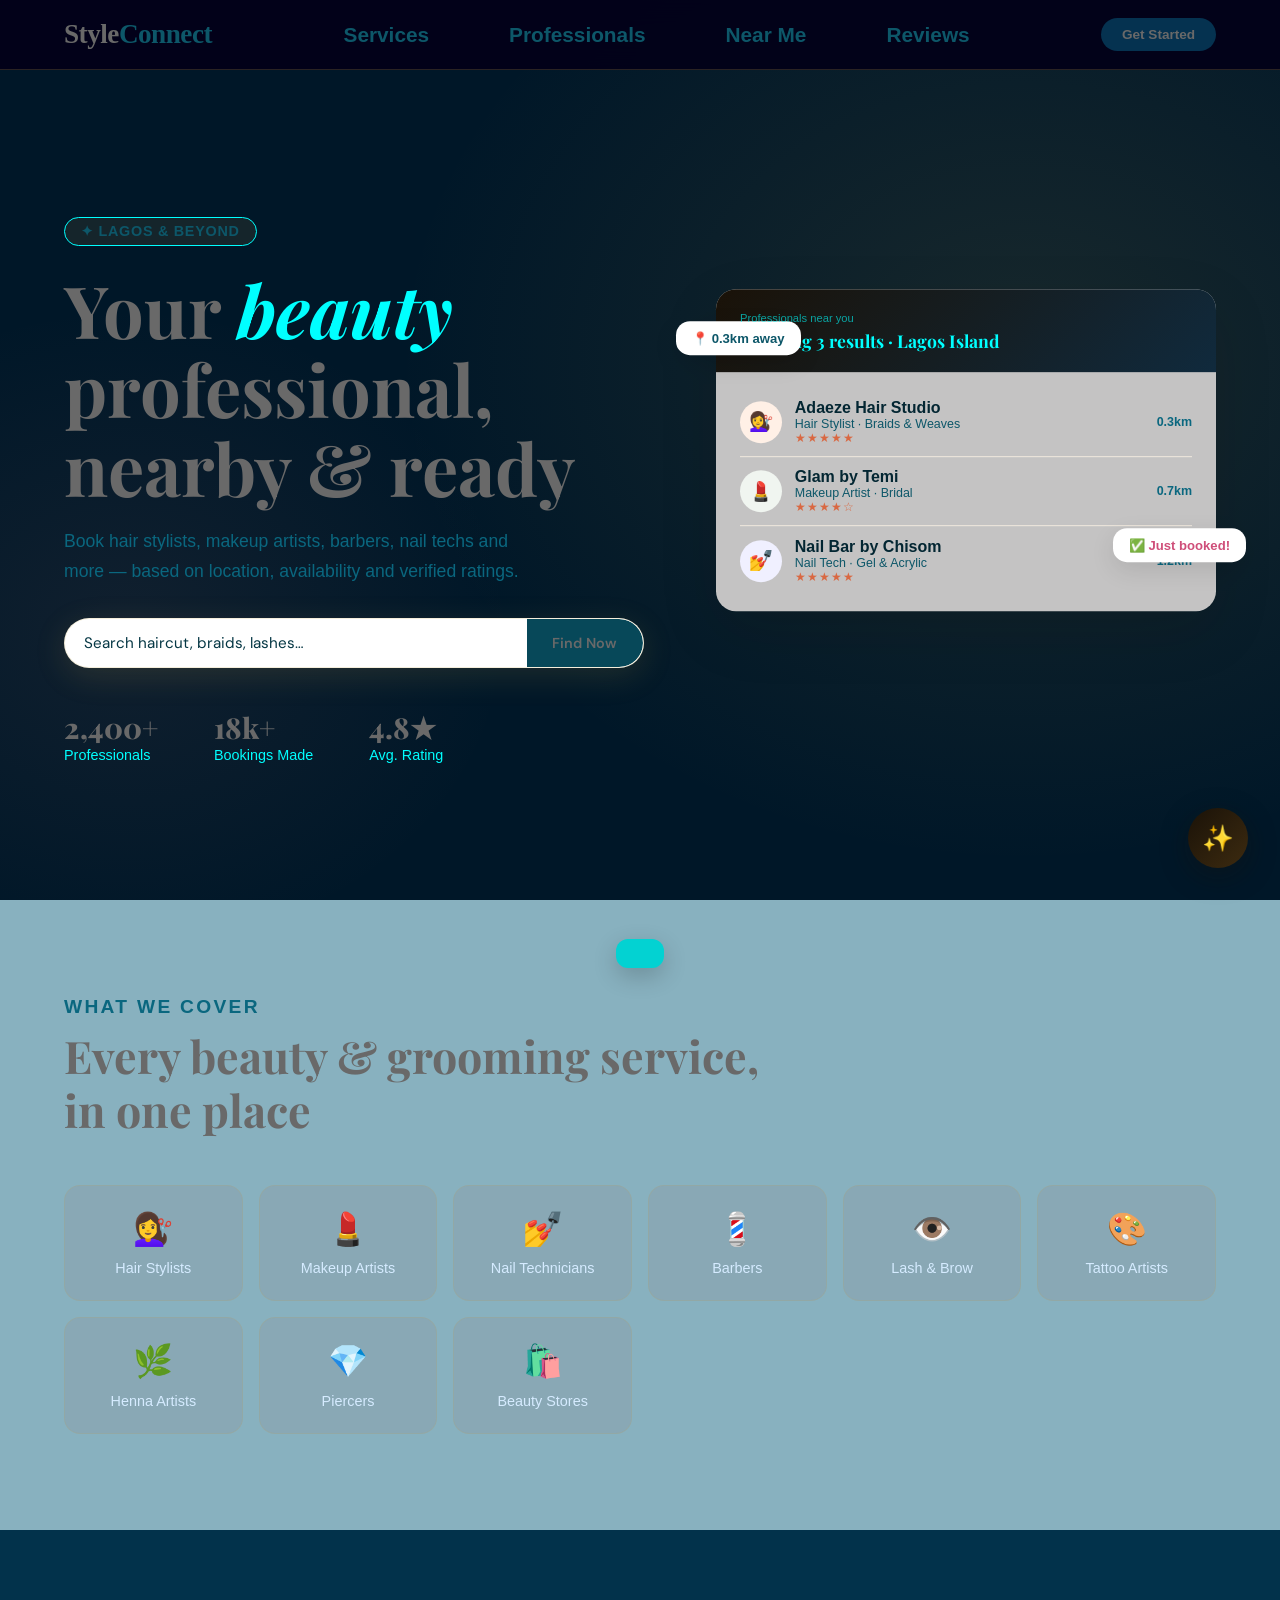
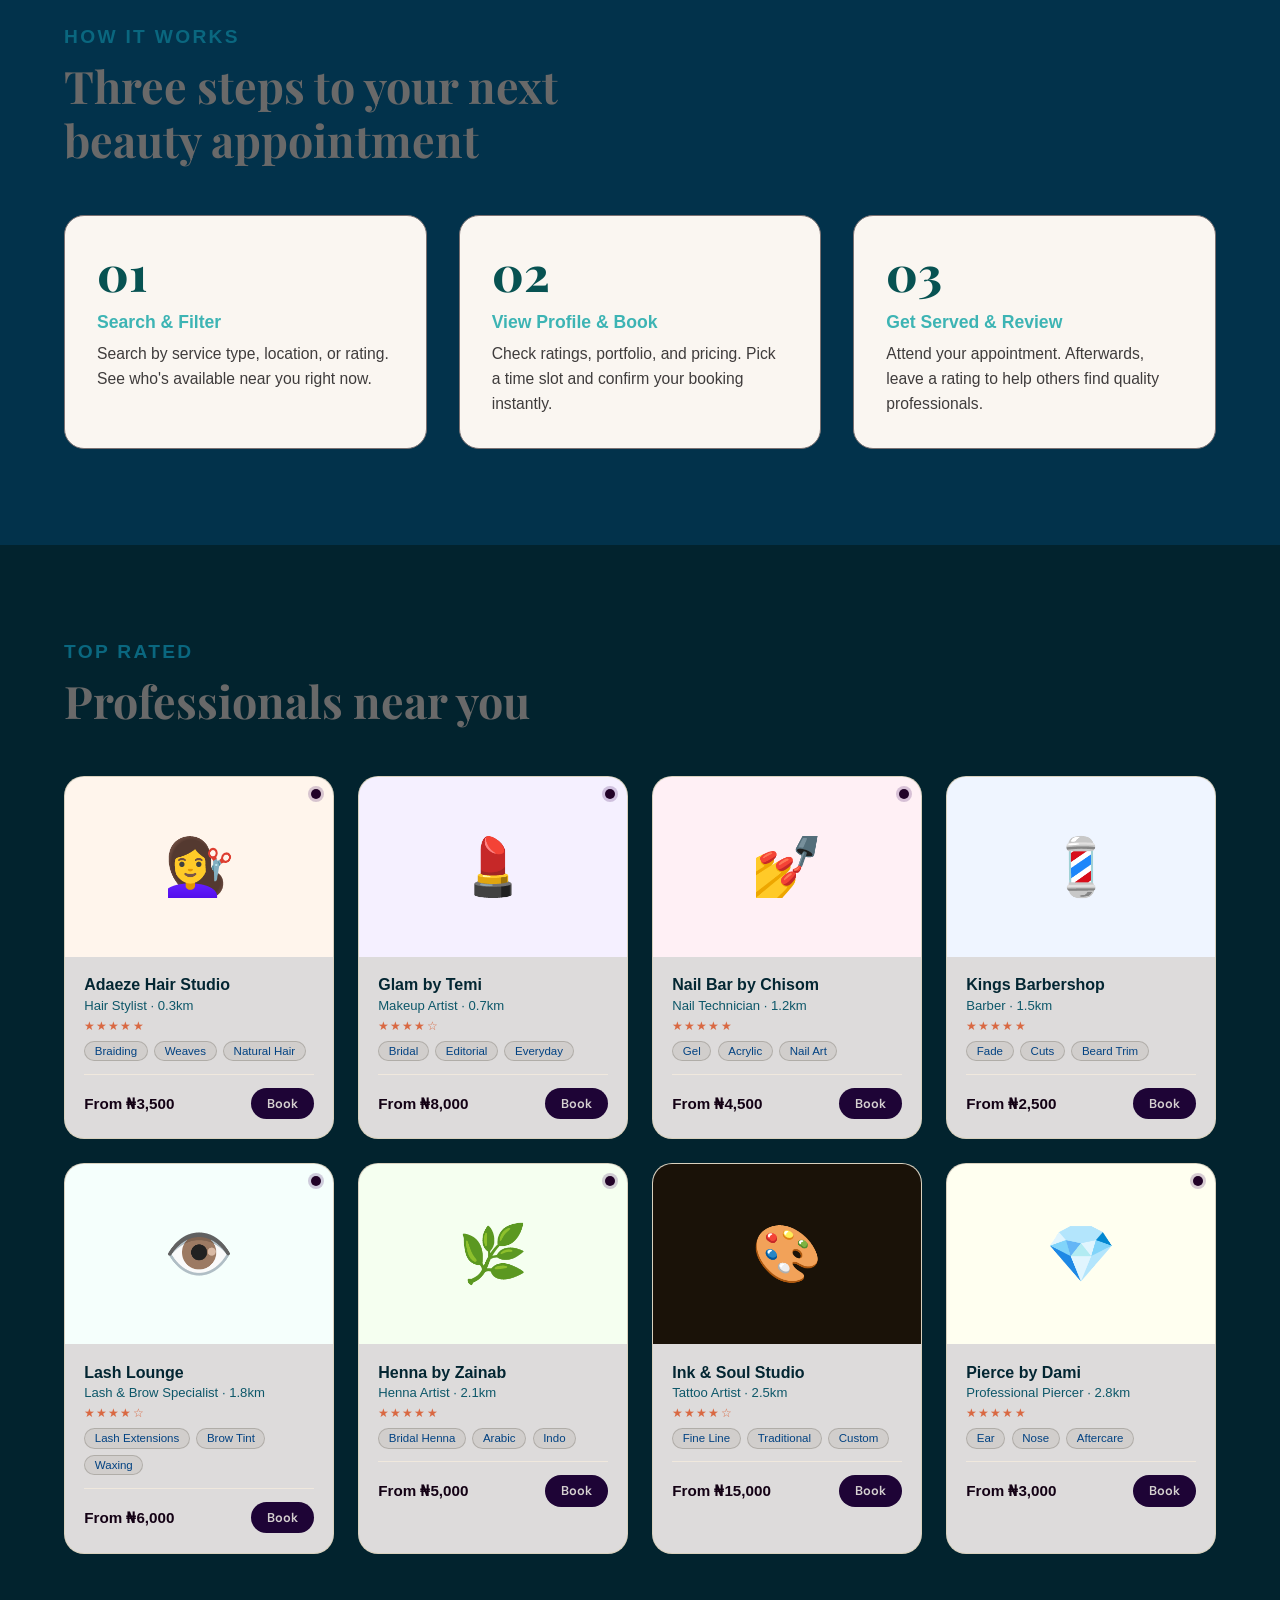
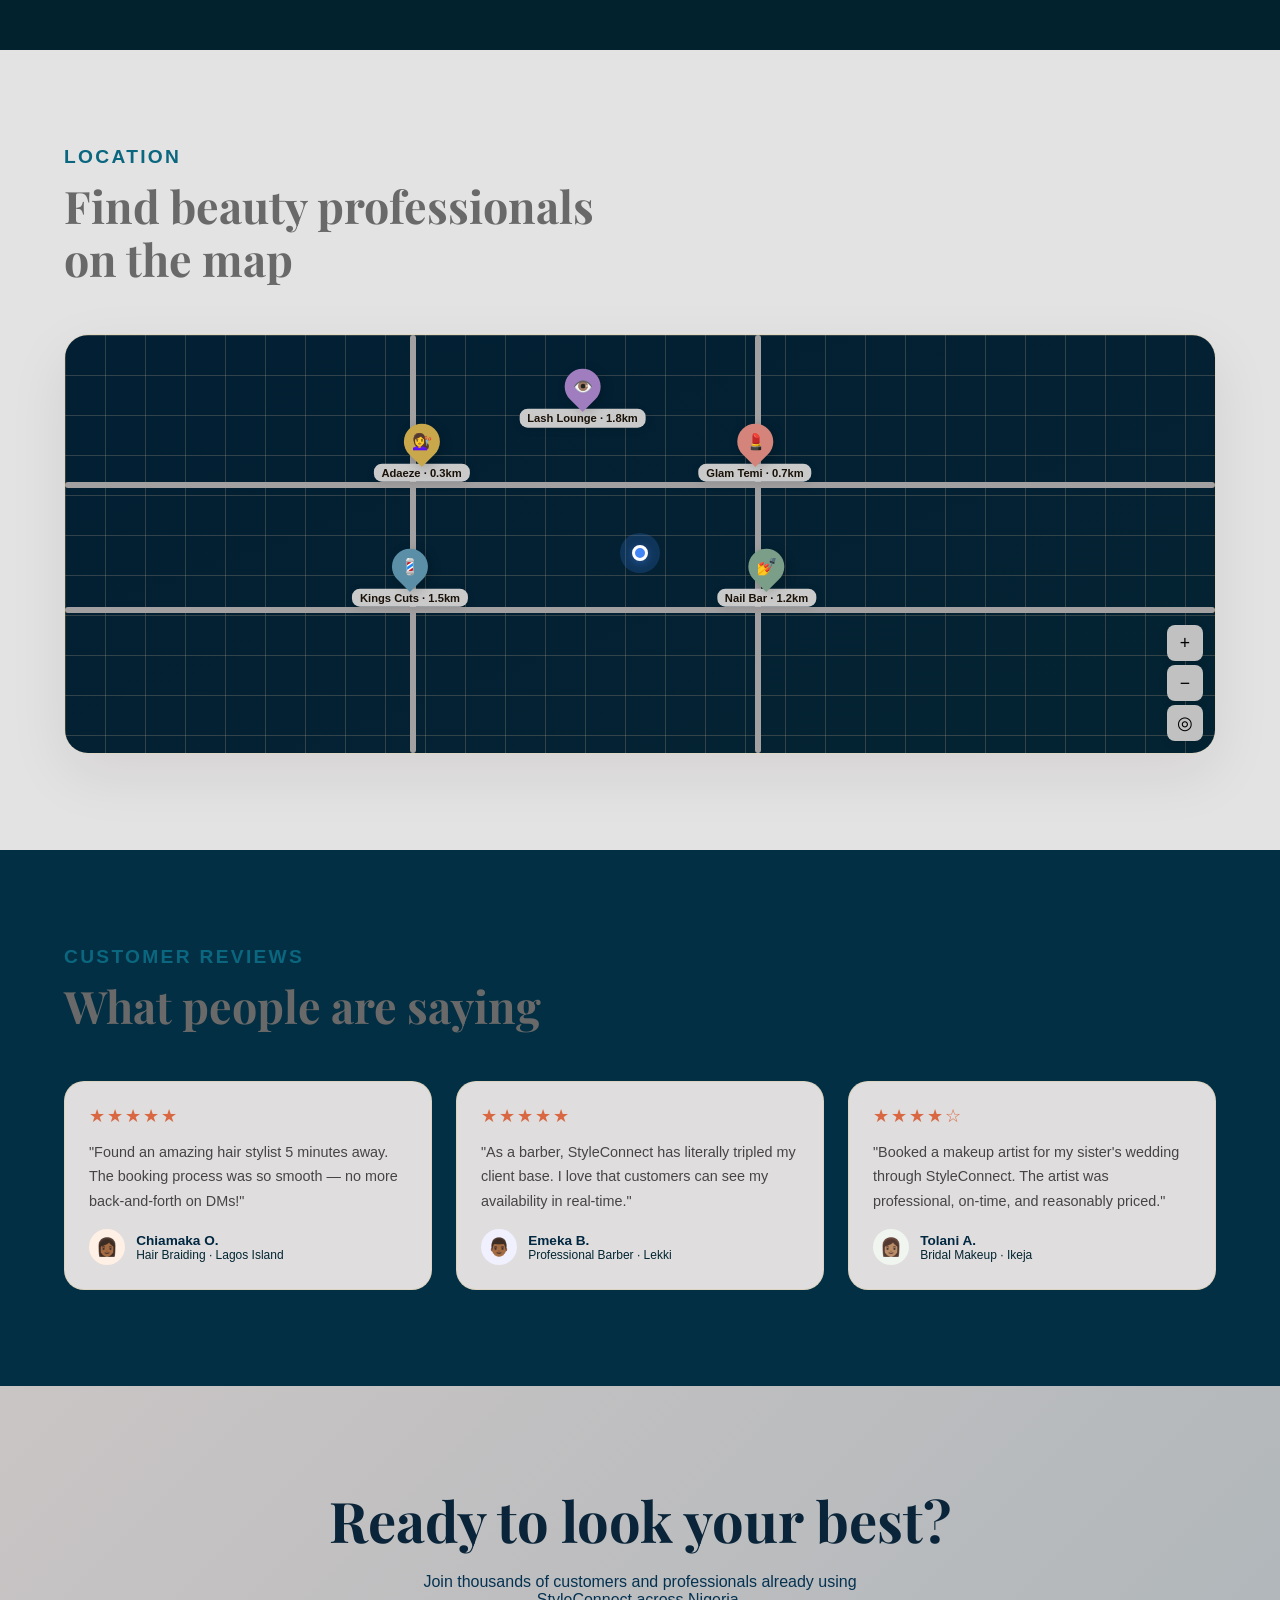
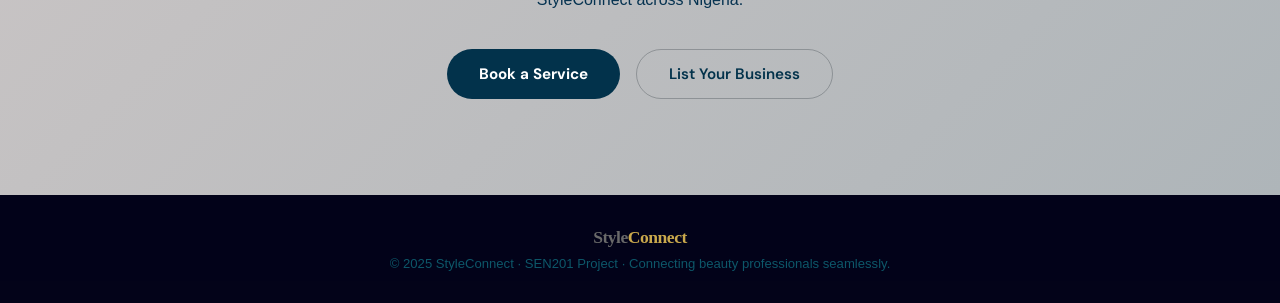
<file: styleconnect/index.html>
<!DOCTYPE html>
<html lang="en">
<head>
<meta charset="UTF-8">
<meta name="viewport" content="width=device-width, initial-scale=1.0">
<title>StyleConnect – Beauty & Grooming Professionals Near You</title>
<link href="https://fonts.googleapis.com/css2?family=Playfair+Display:ital,wght@0,400;0,700;1,400&family=DM+Sans:wght@300;400;500;600&display=swap" rel="stylesheet">
<link rel="stylesheet" href="style.css">
</head>
<body>

<!-- NAV -->
<nav>
  <div class="logo">Style<span>Connect</span></div>
  <ul class="nav-links">
    <li><a href="#services">Services</a></li>
    <li><a href="#professionals">Professionals</a></li>
    <li><a href="#map">Near Me</a></li>
    <li><a href="#reviews">Reviews</a></li>
  </ul>
  <button class="nav-cta" onclick="openModal('Join Free')">Get Started</button>
</nav>

<!-- HERO -->
<section class="hero">
  <div class="hero-bg"></div>
  <div class="hero-content">
    <div class="hero-badge">✦ Lagos & Beyond</div>
    <h1>Your <em>beauty</em> professional, nearby &amp; ready</h1>
    <p>Book hair stylists, makeup artists, barbers, nail techs and more — based on location, availability and verified ratings.</p>
    <div class="hero-search">
      <input type="text" placeholder="Search haircut, braids, lashes…" id="heroSearch">
      <button onclick="handleSearch()">Find Now</button>
    </div>
    <div class="hero-stats">
      <div>
        <div class="stat-num">2,400+</div>
        <div class="stat-label">Professionals</div>
      </div>
      <div>
        <div class="stat-num">18k+</div>
        <div class="stat-label">Bookings Made</div>
      </div>
      <div>
        <div class="stat-num">4.8★</div>
        <div class="stat-label">Avg. Rating</div>
      </div>
    </div>
  </div>

  <div class="hero-visual">
    <div style="position:relative">
      <div class="float-badge a">📍 0.3km away</div>
      <div class="float-badge b">✅ Just booked!</div>
      <div class="mock-card">
        <div class="mock-header">
          <small>Professionals near you</small>
          <h3>Showing 3 results · Lagos Island</h3>
        </div>
        <div class="mock-body">
          <div class="pro-item">
            <div class="pro-avatar" style="background:#FFF0E6">💇‍♀️</div>
            <div class="pro-info">
              <div class="pro-name">Adaeze Hair Studio</div>
              <div class="pro-role">Hair Stylist · Braids &amp; Weaves</div>
              <div class="stars">★★★★★</div>
            </div>
            <div class="pro-dist">0.3km</div>
          </div>
          <div class="pro-item">
            <div class="pro-avatar" style="background:#F0F5F0">💄</div>
            <div class="pro-info">
              <div class="pro-name">Glam by Temi</div>
              <div class="pro-role">Makeup Artist · Bridal</div>
              <div class="stars">★★★★☆</div>
            </div>
            <div class="pro-dist">0.7km</div>
          </div>
          <div class="pro-item">
            <div class="pro-avatar" style="background:#F0F0FF">💅</div>
            <div class="pro-info">
              <div class="pro-name">Nail Bar by Chisom</div>
              <div class="pro-role">Nail Tech · Gel &amp; Acrylic</div>
              <div class="stars">★★★★★</div>
            </div>
            <div class="pro-dist">1.2km</div>
          </div>
        </div>
      </div>
    </div>
  </div>
</section>

<!-- SERVICES -->
<section class="services" id="services">
  <div class="section-tag">What We Cover</div>
  <h2 class="section-title">Every beauty &amp; grooming service,<br>in one place</h2>
  <div class="services-grid">
    <div class="service-card" onclick="filterPros('Hair Stylist')">
      <div class="service-icon">💇‍♀️</div>
      <div class="service-name">Hair Stylists</div>
    </div>
    <div class="service-card" onclick="filterPros('Makeup')">
      <div class="service-icon">💄</div>
      <div class="service-name">Makeup Artists</div>
    </div>
    <div class="service-card" onclick="filterPros('Nail Tech')">
      <div class="service-icon">💅</div>
      <div class="service-name">Nail Technicians</div>
    </div>
    <div class="service-card" onclick="filterPros('Barber')">
      <div class="service-icon">💈</div>
      <div class="service-name">Barbers</div>
    </div>
    <div class="service-card" onclick="filterPros('Lash')">
      <div class="service-icon">👁️</div>
      <div class="service-name">Lash &amp; Brow</div>
    </div>
    <div class="service-card" onclick="filterPros('Tattoo')">
      <div class="service-icon">🎨</div>
      <div class="service-name">Tattoo Artists</div>
    </div>
    <div class="service-card" onclick="filterPros('Henna')">
      <div class="service-icon">🌿</div>
      <div class="service-name">Henna Artists</div>
    </div>
    <div class="service-card" onclick="filterPros('Piercing')">
      <div class="service-icon">💎</div>
      <div class="service-name">Piercers</div>
    </div>
    <div class="service-card" onclick="filterPros('Supply')">
      <div class="service-icon">🛍️</div>
      <div class="service-name">Beauty Stores</div>
    </div>
  </div>
</section>

<!-- HOW IT WORKS -->
<section class="how">
  <div class="section-tag">How It Works</div>
  <h2 class="section-title">Three steps to your next<br>beauty appointment</h2>
  <div class="how-grid">
    <div class="step-card">
      <div class="step-num">01</div>
      <h3>Search & Filter</h3>
      <p>Search by service type, location, or rating. See who's available near you right now.</p>
    </div>
    <div class="step-card">
      <div class="step-num">02</div>
      <h3>View Profile & Book</h3>
      <p>Check ratings, portfolio, and pricing. Pick a time slot and confirm your booking instantly.</p>
    </div>
    <div class="step-card">
      <div class="step-num">03</div>
      <h3>Get Served & Review</h3>
      <p>Attend your appointment. Afterwards, leave a rating to help others find quality professionals.</p>
    </div>
  </div>
</section>

<!-- PROFESSIONALS -->
<section class="pros" id="professionals">
  <div class="section-tag">Top Rated</div>
  <h2 class="section-title">Professionals near you</h2>
  <div class="pros-grid" id="prosGrid">
    <!-- Injected by JS -->
  </div>
</section>

<!-- MAP -->
<section class="map-section" id="map">
  <div class="section-tag">Location</div>
  <h2 class="section-title">Find beauty professionals<br>on the map</h2>
  <div class="map-wrap">
    <div class="map-mock">
      <!-- Roads -->
      <div class="map-road-h" style="top:35%"></div>
      <div class="map-road-h" style="top:65%"></div>
      <div class="map-road-v" style="left:30%"></div>
      <div class="map-road-v" style="left:60%"></div>

      <!-- User location -->
      <div class="user-location" style="left:50%;top:52%">
        <div class="user-pulse"></div>
        <div class="user-dot"></div>
      </div>

      <!-- Pins -->
      <div class="map-pin" style="left:31%;top:35%" onclick="openModal('Adaeze Hair Studio')">
        <div class="pin-dot" style="background:#C9A84C"><span>💇‍♀️</span></div>
        <div class="pin-label">Adaeze · 0.3km</div>
      </div>
      <div class="map-pin" style="left:60%;top:35%" onclick="openModal('Glam by Temi')">
        <div class="pin-dot" style="background:#D4847A"><span>💄</span></div>
        <div class="pin-label">Glam Temi · 0.7km</div>
      </div>
      <div class="map-pin" style="left:61%;top:65%" onclick="openModal('Nail Bar by Chisom')">
        <div class="pin-dot" style="background:#7A9E87"><span>💅</span></div>
        <div class="pin-label">Nail Bar · 1.2km</div>
      </div>
      <div class="map-pin" style="left:30%;top:65%" onclick="openModal('Kings Barbershop')">
        <div class="pin-dot" style="background:#5B8FA8"><span>💈</span></div>
        <div class="pin-label">Kings Cuts · 1.5km</div>
      </div>
      <div class="map-pin" style="left:45%;top:22%" onclick="openModal('Lash Lounge')">
        <div class="pin-dot" style="background:#A07DBE"><span>👁️</span></div>
        <div class="pin-label">Lash Lounge · 1.8km</div>
      </div>

      <!-- Controls -->
      <div class="map-controls">
        <button class="map-btn" title="Zoom in">+</button>
        <button class="map-btn" title="Zoom out">−</button>
        <button class="map-btn" title="My location">◎</button>
      </div>
    </div>
  </div>
</section>

<!-- REVIEWS -->
<section class="reviews" id="reviews">
  <div class="section-tag">Customer Reviews</div>
  <h2 class="section-title">What people are saying</h2>
  <div class="reviews-grid">
    <div class="review-card">
      <div class="review-stars">★★★★★</div>
      <div class="review-text">"Found an amazing hair stylist 5 minutes away. The booking process was so smooth — no more back-and-forth on DMs!"</div>
      <div class="reviewer">
        <div class="reviewer-avatar" style="background:#FFF0E6">👩🏾</div>
        <div>
          <div class="reviewer-name">Chiamaka O.</div>
          <div class="reviewer-service">Hair Braiding · Lagos Island</div>
        </div>
      </div>
    </div>
    <div class="review-card">
      <div class="review-stars">★★★★★</div>
      <div class="review-text">"As a barber, StyleConnect has literally tripled my client base. I love that customers can see my availability in real-time."</div>
      <div class="reviewer">
        <div class="reviewer-avatar" style="background:#F0F0FF">👨🏾</div>
        <div>
          <div class="reviewer-name">Emeka B.</div>
          <div class="reviewer-service">Professional Barber · Lekki</div>
        </div>
      </div>
    </div>
    <div class="review-card">
      <div class="review-stars">★★★★☆</div>
      <div class="review-text">"Booked a makeup artist for my sister's wedding through StyleConnect. The artist was professional, on-time, and reasonably priced."</div>
      <div class="reviewer">
        <div class="reviewer-avatar" style="background:#F0F5F0">👩🏽</div>
        <div>
          <div class="reviewer-name">Tolani A.</div>
          <div class="reviewer-service">Bridal Makeup · Ikeja</div>
        </div>
      </div>
    </div>
  </div>
</section>

<!-- CTA -->
<section class="cta">
  <h2>Ready to look your best?</h2>
  <p>Join thousands of customers and professionals already using StyleConnect across Nigeria.</p>
  <div class="cta-btns">
    <button class="btn-primary" onclick="openModal('Customer')">Book a Service</button>
    <button class="btn-outline" onclick="openModal2('Professional')">List Your Business</button>
  </div>
</section>

<!-- FOOTER -->
<footer>
  <span class="logo">Style<span style="color:var(--gold)">Connect</span></span>
  <p>© 2025 StyleConnect ·  SEN201 Project · Connecting beauty professionals seamlessly.</p>
</footer>

<!-- BOOKING MODAL -->
<div class="modal-overlay" id="modalOverlay" onclick="handleOverlayClick(event)">
  <div class="modal">
    <div class="modal-header">
      <h3 id="modalTitle">Book Appointment</h3>
      <button class="modal-close" onclick="closeModal()">×</button>
    </div>
    <div class="modal-body">
      <div class="form-group">
        <label class="form-label">Your Name</label>
        <input class="form-input" type="text" placeholder="e.g. Fatima Bello">
      </div>
      <div class="form-group">
        <label class="form-label">Service</label>
        <select class="form-select" id="serviceSelect">
          <option>Hair Braiding</option>
          <option>Blow Dry &amp; Style</option>
          <option>Makeup – Full Glam</option>
          <option>Nail Gel Set</option>
          <option>Haircut &amp; Fade</option>
          <option>Lash Extensions</option>
          <option>Henna Design</option>
        </select>
      </div>
      <div class="form-group">
        <label class="form-label">Pick a Date</label>
        <input class="form-input" type="date" id="dateInput">
      </div>
      <div class="form-group">
        <label class="form-label">Available Time Slots</label>
        <div class="time-slots">
          <button class="time-slot" onclick="selectSlot(this)">9:00 AM</button>
          <button class="time-slot" onclick="selectSlot(this)">10:30 AM</button>
          <button class="time-slot" onclick="selectSlot(this)">12:00 PM</button>
          <button class="time-slot" onclick="selectSlot(this)">2:00 PM</button>
          <button class="time-slot" onclick="selectSlot(this)">3:30 PM</button>
          <button class="time-slot" onclick="selectSlot(this)">5:00 PM</button>
        </div>
      </div>
      <button class="confirm-btn" onclick="confirmBooking()">Confirm Booking</button>
    </div>
  </div>
</div>

<!-- Listing Business -->
<div class="modal-overlay" id="modalOverlay1" onclick="handleOverlayClick1(event)">
  <div class="modal">
    <div class="modal-header">
      <h3 id="modalTitle1">List Business</h3>
      <button class="modal-close" onclick="closeModal2()">×</button>
    </div>
    <div class="modal-body">
      <div class="form-group">
        <label class="form-label">Your Name</label>
        <input class="form-input" type="text" placeholder="e.g. Fatima Bello">
      </div>
      <div class="form-group">
        <label class="form-label">Service</label>
        <select class="form-select" id="serviceSelect">
          <option>Hair Braiding</option>
          <option>Blow Dry &amp; Style</option>
          <option>Makeup – Full Glam</option>
          <option>Nail Gel Set</option>
          <option>Haircut &amp; Fade</option>
          <option>Lash Extensions</option>
          <option>Henna Design</option>
        </select>
      </div>
      <button class="confirm-btn" onclick="confirmListing();">Confirm Listing</button>
    </div>
  </div>
</div>


<!-- TOAST -->
<div class="toast" id="toast"></div>

<!-- CHATBOT -->
<button id="chatToggleBtn" onclick="toggleChat()" title="Chat with StyleConnect AI">✨</button>

<div id="chatWindow">
  <div class="chat-header">
    <div class="chat-avatar">✨</div>
    <div class="chat-header-info">
      <div class="chat-header-name">StyleConnect AI</div>
      <div class="chat-header-status">
        <div class="status-dot"></div>
        Online · Beauty assistant
      </div>
    </div>
    <button class="chat-close-btn" onclick="toggleChat()">×</button>
  </div>

  <div id="apiKeyBanner">
    <input type="password" id="apiKeyInput" placeholder="Paste your Anthropic API key...">
    <button onclick="saveApiKey()">Activate</button>
  </div>

  <div id="chatMessages">
    <div class="chat-msg assistant">
      👋 Hi! I'm the StyleConnect AI assistant. How can I help you today?
    </div>
  </div>

  <div class="chat-suggestions" id="chatSuggestions">
    <button class="suggestion-chip" onclick="sendSuggestion(this)">Find a hair stylist</button>
    <button class="suggestion-chip" onclick="sendSuggestion(this)">How do I book?</button>
    <button class="suggestion-chip" onclick="sendSuggestion(this)">What services are available?</button>
  </div>

  <div class="chat-input-row">
    <input type="text" id="chatInput" placeholder="Ask me anything…"
      onkeydown="if(event.key==='Enter') sendChatMessage()">
    <button id="chatSendBtn" onclick="sendChatMessage()">➤</button>
  </div>
</div>

<script src="app.js"></script>
</body>
</html>
</file>
<file: styleconnect/style.css>
/* StyleConnect — style.css */


/* VARIABLES */
:root {
  --cream: #FAF6F1;
  --dark: #1A1208;
  --gold: #C9A84C;
  --gold-light: #E8D5A3;
  --rose: #D4847A;
  --sage: #7A9E87;
  --text: #2C1F0E;
  --text-muted: #8B7355;
  --card-bg: #FFFFFF;
  --border: rgba(201, 168, 76, 0.2);
}

/*  RESET */
* {
  margin: 0;
  padding: 0;
  box-sizing: border-box;
}

body {
  font-family:'Segoe UI', Tahoma, Geneva, Verdana, sans-serif;
  background:#001728;
  color:dimgrey;
  /* overflow-x: hidden; */
}

/* ANIMATIONS */
@keyframes fadeUp {
  from { opacity: 0; transform: translateY(20px); }
  to   { opacity: 1; transform: none; }
}
@keyframes fadeIn {
  from { opacity: 0; }
  to   { opacity: 1; }
}
@keyframes float {
  0%, 100% { transform: translateY(0); }
  50%       { transform: translateY(-8px); }
}
@keyframes pulse {
  0%   { transform: translate(-50%, -50%) scale(0.5); opacity: 1; }
  100% { transform: translate(-50%, -50%) scale(2);   opacity: 0; }
}
@keyframes slideUp {
  from { transform: translateY(20px); opacity: 0; }
  to   { transform: none; opacity: 1; }
}


/* NAV */
nav {
  position: fixed;
  top: 0;
  width: 100%;
  z-index: 100;
  background: rgba(3, 1, 24, 0.92);
  backdrop-filter: blur(12px);
  border-bottom: 1px solid var(--border);
  padding: 0 5%;
  display: inline-flex;
  align-items: center;
  justify-content: space-between;
  height: 70px;
}

.logo {
  font-family:Cambria, Cochin, Georgia, Times, 'Times New Roman', serif;
  font-size: 1.7rem;
  font-weight: 700;
  color:dimgrey;
  letter-spacing: -0.5px;
}
.logo span { color:rgb(13, 87, 105);}

.nav-links {
  display:flex;
  gap: 5rem;
  list-style: none;
}
.nav-links a {
  text-decoration: none;
  color: rgb(13, 87, 105);
  font-size: 1.3rem;
  font-weight: 600;
  transition: color 0.3s;
}
.nav-links a:hover { color:aqua; }

.nav-cta {
  background:#053250;
  color: dimgrey;
  border: none;
  padding: 0.55rem 1.3rem;
  border-radius: 50px;
  font-family:'Segoe UI', Tahoma, Geneva, Verdana, sans-serif;
  font-size: 0.85rem;
  font-weight: 700;
  cursor: pointer;
  transition: background 0.2s;
}
.nav-cta:hover { background:aqua; }


/*  HERO */
.hero {
  min-height: 100vh;
  display:flex;
  align-items: center;
  padding: 80px 5% 0;
  position: relative;
  overflow: hidden;
}

.hero-bg {
  position: absolute;
  inset: 0;
  background:
    radial-gradient(ellipse 70% 80% at 80% 40%, rgba(201,168,76,0.12) 0%, transparent 70%),
    radial-gradient(ellipse 50% 60% at 10% 70%, rgba(212,132,122,0.08) 0%, transparent 60%);
}

.hero-content {
  position: relative;
  max-width: 580px;
}

.hero-badge {
  display: inline-flex;
  align-items: center;
  gap: 0.5rem;
  background: rgba(201,168,76,0.1);
  border: 1px solid aqua;
  color: rgb(13, 87, 105);
  padding: 0.35rem 1rem;
  border-radius: 50px;
  font-size: 0.9rem;
  font-weight: 600;
  letter-spacing: 0.05em;
  text-transform: uppercase;
  margin-bottom: 1.5rem;
  animation: fadeUp 0.6s ease both;
}

.hero h1 {
  font-family: 'Playfair Display', serif;
  font-size: clamp(2.8rem, 6vw, 4.5rem);
  line-height: 1.1;
  font-weight: 700;
  margin-bottom: 1.2rem;
  animation: fadeUp 0.6s 0.1s ease both;
}
.hero h1 em { color:aqua; font-style: italic;}

.hero p {
  font-size: 1.1rem;
  color: rgb(10, 103, 127);
  line-height: 1.7;
  max-width: 460px;
  margin-bottom: 2rem;
  animation: fadeUp 0.6s 0.2s ease both;
}

.hero-search {
  display: flex;
  background: #fff;
  border: 1.5px solid var(--border);
  border-radius: 50px;
  overflow: hidden;
  box-shadow: 0 8px 32px rgba(201,168,76,0.15);
  animation: fadeUp 0.6s 0.3s ease both;
}
.hero-search input {
  flex: 1;
  border: none;
  outline: none;
  padding: 0.85rem 1.2rem;
  font-family: 'DM Sans', sans-serif;
  font-size: 0.95rem;
  background: transparent;
  color: darkcyan;
}
.hero-search input::placeholder { color: rgb(5, 55, 68); }
.hero-search button {
  background: rgb(7, 72, 89);
  color: dimgrey;
  border: none;
  padding: 0.85rem 1.6rem;
  font-family: 'DM Sans', sans-serif;
  font-size: 0.9rem;
  font-weight: 600;
  cursor: pointer;
  border-radius: 0 50px 50px 0;
  transition: background  0.2s;
}
.hero-search button:hover { background: aqua; }

.hero-stats {
  display: inline-flex;
  gap: 3.5rem;
  margin-top: 2.5rem;
  animation: fadeUp 0.6s 0.4s ease both;
}
.stat-num {
  font-family: 'Playfair Display', serif;
  font-size: 1.8rem;
  font-weight: 800;
  color: dimgrey;
}
.stat-label {
  font-size: 0.9rem;
  color: aqua;
  margin-top: 0.1rem;
}

/* Floating card */
.hero-visual {
  position: absolute;
  right: 5%;
  top: 50%;
  transform: translateY(-50%);
  width: 500px;
  animation: fadeIn 0.8s 0.5s ease both;
}
@media (max-width: 1000px) {
  .hero-visual { display: none; }
}

.mock-card {
  background: rgb(196, 195, 195);
  border-radius: 20px;
  box-shadow: 0 20px 60px rgba(26,18,8,0.12);
  overflow: hidden;
}
.mock-header {
  background: linear-gradient(135deg, var(--dark) 0%, #102a3d 100%);
  padding: 1.2rem 1.5rem;
  color: aqua;
}
.mock-header small { opacity: 0.6; font-size: 0.70rem; }
.mock-header h3 {
  font-family: 'Playfair Display', serif;
  font-size: 1.1rem;
  margin-top: 0.2rem;
}
.mock-body { padding: 1rem 1.5rem; }

.pro-item {
  display: flex;
  align-items: center;
  gap: 0.8rem;
  padding: 0.7rem 0;
  border-bottom: 1px solid #F0E8DD;
}
.pro-item:last-child { border-bottom: none; }

.pro-avatar {
  width: 42px;
  height: 42px;
  border-radius: 50%;
  display: flex;
  align-items: center;
  justify-content: center;
  font-size: 1.2rem;
  flex-shrink: 0;
}
.pro-info { flex: 1; }
.pro-name  { font-weight: 550; font-size: 1.0rem; color:rgb(3, 38, 50); }
.pro-role  { font-size: 0.78rem; color:rgb(13, 87, 105); }
.pro-dist  { font-size: 0.78rem; color:rgb(10, 103, 127); font-weight: 600; }

.stars { color:rgb(217, 104, 66); font-size: 0.75rem; letter-spacing: 1.1px; }

.float-badge {
  position: absolute;
  background: #fff;
  border-radius: 14px;
  padding: 0.6rem 1rem;
  box-shadow: 0 8px 24px rgba(0,0,0,0.1);
  font-size: 0.82rem;
  font-weight: 600;
  animation: float 3s ease-in-out infinite;
}
.float-badge.a { top: 10%;    left: -40px;  color:rgb(13, 87, 105); }
.float-badge.b { bottom: 15%; right: -30px; color:rgb(207, 79, 122); }


/* SERVICES */
.services {
  padding: 6rem 5%;
  background: rgb(136, 177, 191);
  color: darkgrey;
}

.section-tag {
  font-size: 1.2rem;
  font-weight: 700;
  letter-spacing: 0.12em;
  text-transform: uppercase;
  color: rgb(10, 103, 127);
  margin-bottom: 0.7rem;
}

.section-title {
  font-family: 'Playfair Display', serif;
  font-size: clamp(1.8rem, 4vw, 2.8rem);
  line-height: 1.2;
  margin-bottom: 3rem;
  color:dimgrey;
}

.services-grid {
  display:grid;
  grid-template-columns: repeat(auto-fill, minmax(160px, 1fr));
  gap: 1rem;
}

.service-card {
  background: rgba(147, 12, 12, 0.05);
  border: 1px solid rgba(201,168,76,0.15);
  border-radius: 16px;
  padding: 1.5rem 1.2rem;
  text-align: center;
  cursor: pointer;
  transition: all 0.3s ease;
  position: relative;
  overflow: hidden;
}
.service-card::before {
  content: '';
  position: absolute;
  inset: 0;
  background:grey;
  opacity: 0;
  transition: opacity 0.3s;
}
.service-card:hover::before  { opacity: 0.08; }
.service-card:hover {
  border-color: rgba(25, 124, 163, 0.5);
  transform: translateY(-3px);
}

.service-icon { font-size: 2rem; margin-bottom: 0.8rem; }
.service-name { font-size: 0.9rem; font-weight: 500; color: rgb(213, 235, 255); }


/* HOW IT WORKS */
.how {
  padding: 6rem 5%;
  background: #02324b;
}

.how-grid {
  display: grid;
  grid-template-columns: repeat(auto-fit, minmax(220px, 1fr));
  gap: 2rem;
  margin-top: 3rem;
}

.step-card {
  padding: 2rem;
  border-radius: 20px;
  background: var(--cream);
  border: 1px solid rgb(122, 113, 114);
  position: relative;
}

.step-num {
  font-family: 'Playfair Display', serif;
  font-size: 3rem;
  font-weight: 800;
  color: rgb(7, 82, 82);
  line-height: 1;
  margin-bottom: 1rem;
}
.step-card h3 { font-size: 1.1rem; font-weight: 600; margin-bottom: 0.5rem; color: rgb(61, 180, 180); }
.step-card p  { font-size: 0.98rem; color: rgb(63, 60, 60); line-height: 1.6; }


/* PROFESSIONALS */
.pros {
  padding: 6rem 5%;
  background: rgb(2, 35, 46);
}

.pros-grid {
  display: grid;
  grid-template-columns: repeat(auto-fill, minmax(260px, 1fr));
  gap: 1.5rem;
  margin-top: 3rem;
}

.pro-card {
  background: rgb(221, 219, 219);
  border-radius: 20px;
  overflow: hidden;
  cursor: pointer;
  transition: transform 0.3s, box-shadow 0.3s;
  border: 1px solid var(--border);
}
.pro-card:hover {
  transform: translateY(-5px);
  box-shadow: 0 20px 50px rgba(26,18,8,0.1);
}

.pro-card-img {
  height: 180px;
  display: flex;
  align-items: center;
  justify-content: center;
  font-size: 4rem;
  position: relative;
}

.availability-dot {
  position: absolute;
  top: 12px;
  right: 12px;
  width: 10px;
  height: 10px;
  border-radius: 50%;
  background: #220328;
  box-shadow: 0 0 0 3px rgba(57, 1, 90, 0.2);
}

.pro-card-body { padding: 1.2rem; }
.pro-card-body h3 { font-size: 1rem; font-weight: 600; color: rgb(3, 38, 50);}
.pro-card-meta {
  font-size: 0.82rem;
  color: rgb(13, 87, 105);
  margin: 0.2rem 0 0.4rem;
}

.pro-tags {
  display: flex;
  flex-wrap: wrap;
  gap: 0.4rem;
  margin: 0.5rem 0 0.8rem;
}
.tag {
  font-size: 0.72rem;
  font-weight: 500;
  padding: 0.2rem 0.6rem;
  border-radius: 50px;
  background: rgba(106, 101, 85, 0.1);
  color: rgb(2, 66, 130);
  border: 1px solid rgba(47, 42, 28, 0.2);
}

.pro-card-footer {
  display: flex;
  align-items: center;
  justify-content: space-between;
  padding-top: 0.8rem;
  border-top: 1px solid #F0E8DD;
}
.price { font-weight: 700; font-size: 0.95rem; color: rgb(20, 2, 21); }

.book-btn {
  background: rgb(30, 4, 54);
  color: #d5d0d0;
  border: none;
  padding: 0.45rem 1rem;
  border-radius: 50px;
  font-size: 0.8rem;
  font-weight: 600;
  cursor: pointer;
  font-family: 'DM Sans', sans-serif;
  transition: background 0.2s;
}
.book-btn:hover { background: rgb(99, 206, 206); }


/* MAP */
.map-section {
  padding: 6rem 5%;
  background: #e4e3e3;
}

.map-wrap {
  margin-top: 3rem;
  border-radius: 24px;
  overflow: hidden;
  border: 1px solid var(--border);
  box-shadow: 0 20px 60px rgba(26,18,8,0.08);
  position: relative;
  height: 420px;
}

.map-mock {
  width: 100%;
  height: 100%;
  background: linear-gradient(160deg, #021f33 0%, #042332 100%);
  position: relative;
  overflow: hidden;
}
.map-mock::before {
  content: '';
  position: absolute;
  inset: 0;
  background-image:
    linear-gradient(rgba(160,145,125,0.3) 1px, transparent 1px),
    linear-gradient(90deg, rgba(160,145,125,0.3) 1px, transparent 1px);
  background-size: 40px 40px;
}

.map-road-h {
  position: absolute;
  height: 6px;
  background: rgb(162, 160, 160);
  border-radius: 3px;
  left: 0; right: 0;
}
.map-road-v {
  position: absolute;
  width: 6px;
  background: rgba(162, 160, 160);
  border-radius: 3px;
  top: 0; bottom: 0;
}

.map-pin {
  position: absolute;
  display: flex;
  flex-direction: column;
  align-items: center;
  cursor: pointer;
  transform: translate(-50%, -100%);
  transition: transform 0.2s;
}
.map-pin:hover { transform: translate(-50%, -110%) scale(1.1); }

.pin-dot {
  width: 36px;
  height: 36px;
  border-radius: 50% 50% 50% 0;
  transform: rotate(-45deg);
  display: flex;
  align-items: center;
  justify-content: center;
  font-size: 1rem;
  box-shadow: 0 4px 12px rgba(0,0,0,0.2);
}
.pin-dot span { transform: rotate(45deg); }

.pin-label {
  margin-top: 4px;
  background: #cbcaca;
  border-radius: 8px;
  padding: 0.2rem 0.5rem;
  font-size: 0.7rem;
  font-weight: 600;
  color: var(--dark);
  white-space: nowrap;
  box-shadow: 0 2px 8px rgba(0,0,0,0.1);
}

.user-location {
  position: absolute;
  transform: translate(-50%, -50%);
}
.user-dot {
  width: 16px;
  height: 16px;
  background: #4285F4;
  border-radius: 50%;
  border: 3px solid #fff;
  box-shadow: 0 2px 8px rgba(66,133,244,0.4);
  position: relative;
  z-index: 1;
}
.user-pulse {
  position: absolute;
  width: 40px;
  height: 40px;
  background: rgba(66,133,244,0.2);
  border-radius: 50%;
  top: 50%;
  left: 50%;
  transform: translate(-50%, -50%);
  animation: pulse 2s ease-out infinite;
}

.map-controls {
  position: absolute;
  right: 12px;
  bottom: 12px;
  display: flex;
  flex-direction: column;
  gap: 4px;
}
.map-btn {
  width: 36px;
  height: 36px;
  background: #c1c1c1;
  border: none;
  border-radius: 8px;
  box-shadow: 0 2px 8px rgba(0,0,0,0.12);
  font-size: 1.1rem;
  cursor: pointer;
  display: flex;
  align-items: center;
  justify-content: center;
}


/* REVIEWS */
.reviews {
  padding: 6rem 5%;
  background: rgb(2, 47, 67);
}

.reviews-grid {
  display: grid;
  grid-template-columns: repeat(auto-fill, minmax(280px, 1fr));
  gap: 1.5rem;
  margin-top: 3rem;
}

.review-card {
  background: #dfdddd;
  border-radius: 20px;
  padding: 1.5rem;
  border: 1px solid var(--border);
}
.review-stars {
  color: rgb(217, 104, 66);
  font-size: 1.1rem;
  letter-spacing: 2px;
  margin-bottom: 0.8rem;
}
.review-text {
  font-size: 0.9rem;
  line-height: 1.7;
  color: rgb(70, 68, 68);
  margin-bottom: 1rem;
}
.reviewer { display: flex; align-items: center; gap: 0.7rem; }
.reviewer-avatar {
  width: 36px;
  height: 36px;
  border-radius: 50%;
  display: flex;
  align-items: center;
  justify-content: center;
  font-size: 1.1rem;
}
.reviewer-name    { font-weight: 600; font-size: 0.85rem; color: #012741;}
.reviewer-service { font-size: 0.75rem; color: rgb(3, 38, 50); }


/* CTA */
.cta {
  padding: 6rem 5%;
  background: linear-gradient(135deg, rgb(202, 197, 197) 0%, #aeb5b9 100%);
  text-align: center;
  color:#0a2539;
}
.cta h2 {
  font-family: 'Playfair Display', serif;
  font-size: clamp(2rem, 5vw, 3.5rem);
  margin-bottom: 1rem;
}
.cta p {
  color:#053250;
  max-width: 500px;
  margin: 0 auto 2.5rem;
  font-size: 1rem;
}
.cta-btns {
  display: flex;
  gap: 1rem;
  justify-content: center;
  flex-wrap: wrap;
}

.btn-primary {
  background:#02324b;
  color: #fff;
  border: none;
  padding: 0.85rem 2rem;
  border-radius: 50px;
  font-family: 'DM Sans', sans-serif;
  font-weight: 700;
  font-size: 0.95rem;
  cursor: pointer;
  transition: background 0.2s;
}
.btn-primary:hover { background:rgb(78, 209, 209); }

.btn-outline {
  background: transparent;
  color:#02324b;
  border: 1.5px solid rgba(41, 50, 59, 0.3);
  padding: 0.85rem 2rem;
  border-radius: 50px;
  font-family: 'DM Sans', sans-serif;
  font-weight: 600;
  font-size: 0.95rem;
  cursor: pointer;
  transition: border-color 0.2s, color 0.2s;
}
.btn-outline:hover { border-color: rgb(78,209, 209); color:rgb(78,209, 209); }


/* FOOTER */
footer {
  background: rgba(3, 1, 24, 0.92);
  color: rgb(13, 87, 105);
  padding: 2rem 5%;
  text-align: center;
  font-size: 0.82rem;
}
footer .logo { font-size: 1.1rem; margin-bottom: 0.5rem; display: block; }


/* BOOKING MODAL */
.modal-overlay {
  position: fixed;
  inset: 0;
  z-index: 1000;
  background: rgba(1, 59, 80, 0.6);
  backdrop-filter: blur(4px);
  display: none;
  align-items: center;
  justify-content: center;
  padding: 1rem;
}
.modal-overlay.active { display: flex; }

.modal {
  background: #dbdede;
  border-radius: 24px;
  width: 100%;
  max-width: 480px;
  overflow: hidden;
  animation: slideUp 0.3s ease;
}

.modal-header {
  background:#031421;
  color: #e4e2e2;
  padding: 1.5rem;
  display: flex;
  align-items: center;
  justify-content: space-between;
}
.modal-header h3 {
  font-family: 'Playfair Display', serif;
  font-size: 1.1rem;
}
.modal-close {
  background: none;
  border: none;
  color: rgba(255,255,255,0.6);
  font-size: 1.4rem;
  cursor: pointer;
  line-height: 1;
}

.modal-body { padding: 1.5rem; }

.form-label {
  font-size: 0.82rem;
  font-weight: 600;
  color:#011d30;
  margin-bottom: 0.4rem;
  display: block;
}
.form-group { margin-bottom: 1.1rem; }

.form-input,
.form-select {
  width: 100%;
  padding: 0.7rem 1rem;
  border: 1.5px solid rgb(146, 148, 150);
  border-radius: 10px;
  font-family: 'DM Sans', sans-serif;
  font-size: 0.9rem;
  color: rgb(4, 36, 36);
  background: #fff;
  outline: none;
  transition: border-color 0.2s;
}
.form-input:focus,
.form-select:focus { border-color:#0a1b28; }

.time-slots { display: flex; flex-wrap: wrap; gap: 0.5rem; }

.time-slot {
  padding: 0.4rem 0.9rem;
  border-radius: 50px;
  border: 1.5px solid var(--border);
  font-size: 0.82rem;
  cursor: pointer;
  transition: all 0.2s;
  font-family: 'DM Sans', sans-serif;
  background: #ebeced;
  color:#0a1b28;
}
.time-slot.selected          { background:#001728; color: #999797; border-color:#02324b; }
.time-slot:hover:not(.selected) { border-color:rgb(81, 216, 216); color:rgb(81, 216, 216); }

.confirm-btn {
  width: 100%;
  background:#011621;
  color: #c9b9b9;
  border: none;
  padding: 0.9rem;
  border-radius: 12px;
  font-family: 'DM Sans', sans-serif;
  font-weight: 700;
  font-size: 0.95rem;
  cursor: pointer;
  margin-top: 0.5rem;
  transition: background 0.2s;
}
.confirm-btn:hover { background:rgb(96, 217, 217); }


/* TOAST */
.toast {
  position: fixed;
  bottom: 2rem;
  left: 50%;
  transform: translateX(-50%) translateY(100px);
  background:rgb(3, 210, 210);
  color: #fff;
  padding: 0.9rem 1.5rem;
  border-radius: 12px;
  font-size: 0.9rem;
  font-weight: 500;
  z-index: 9999;
  transition: transform 0.4s ease;
  box-shadow: 0 8px 24px rgba(0,0,0,0.2);
  white-space: nowrap;
}
.toast.show { transform: translateX(-50%) translateY(0); }

/* ── Chat Toggle Button ── */
#chatToggleBtn {
  position: fixed;
  bottom: 2rem;
  right: 2rem;
  z-index: 500;
  width: 60px;
  height: 60px;
  border-radius: 50%;
  background: linear-gradient(135deg, var(--dark), #3D2B10);
  border: none;
  cursor: pointer;
  box-shadow: 0 8px 28px rgba(26, 18, 8, 0.35);
  display: flex;
  align-items: center;
  justify-content: center;
  font-size: 1.6rem;
  transition: transform 0.3s, box-shadow 0.3s;
}

#chatToggleBtn:hover {
  transform: scale(1.1);
  box-shadow: 0 12px 36px rgba(26, 18, 8, 0.45);
}

#chatToggleBtn .chat-unread {
  position: absolute;
  top: 4px;
  right: 4px;
  width: 12px;
  height: 12px;
  border-radius: 50%;
  background: var(--gold);
  border: 2px solid #fff;
  display: none;
}

/* Chat Window  */
#chatWindow {
  position: fixed;
  bottom: 5.5rem;
  right: 2rem;
  z-index: 500;
  width: 360px;
  max-height: 520px;
  background: #fff;
  border-radius: 24px;
  box-shadow: 0 24px 64px rgba(26, 18, 8, 0.18);
  border: 1px solid var(--border);
  display: flex;
  flex-direction: column;
  overflow: hidden;
  transform: scale(0.9) translateY(20px);
  opacity: 0;
  pointer-events: none;
  transition: transform 0.3s cubic-bezier(0.34, 1.56, 0.64, 1), opacity 0.3s ease;
}

#chatWindow.open {
  transform: scale(1) translateY(0);
  opacity: 1;
  pointer-events: all;
}

@media(max-width: 420px) {
  #chatWindow {
    width: calc(100vw - 2rem);
    right: 1rem;
    bottom: 5rem;
  }

  #chatToggleBtn {
    right: 1rem;
    bottom: 1rem;
  }
}

/* Chat Header */
.chat-header {
  background: linear-gradient(135deg, var(--dark) 0%, #3D2B10 100%);
  padding: 1rem 1.2rem;
  display: flex;
  align-items: center;
  gap: 0.8rem;
  flex-shrink: 0;
}

.chat-avatar {
  width: 38px;
  height: 38px;
  border-radius: 50%;
  background: rgba(201, 168, 76, 0.2);
  border: 2px solid rgba(201, 168, 76, 0.4);
  display: flex;
  align-items: center;
  justify-content: center;
  font-size: 1.2rem;
  flex-shrink: 0;
}

.chat-header-info {
  flex: 1;
}

.chat-header-name {
  font-family: 'Playfair Display', serif;
  color: #fff;
  font-size: 0.95rem;
  font-weight: 700;
}

.chat-header-status {
  font-size: 0.72rem;
  color: rgba(255, 255, 255, 0.6);
  display: flex;
  align-items: center;
  gap: 0.3rem;
  margin-top: 1px;
}

.status-dot {
  width: 7px;
  height: 7px;
  border-radius: 50%;
  background: #4CAF50;
  animation: statusPulse 2s ease-in-out infinite;
}

@keyframes statusPulse {

  0%,
  100% {
    opacity: 1;
  }

  50% {
    opacity: 0.4;
  }
}

.chat-close-btn {
  background: none;
  border: none;
  color: rgba(255, 255, 255, 0.5);
  font-size: 1.3rem;
  cursor: pointer;
  line-height: 1;
  padding: 0.2rem;
  transition: color 0.2s;
}

.chat-close-btn:hover {
  color: #fff;
}

/* API Key Banner */
#apiKeyBanner {
  background: rgba(201, 168, 76, 0.1);
  border-bottom: 1px solid rgba(201, 168, 76, 0.2);
  padding: 0.6rem 1rem;
  display: flex;
  align-items: center;
  gap: 0.5rem;
  flex-shrink: 0;
}

#apiKeyBanner input {
  flex: 1;
  border: 1px solid var(--border);
  border-radius: 8px;
  padding: 0.35rem 0.7rem;
  font-size: 0.78rem;
  font-family: 'DM Sans', sans-serif;
  outline: none;
  color: var(--text);
  background: #fff;
}

#apiKeyBanner input:focus {
  border-color: var(--gold);
}

#apiKeyBanner button {
  background: var(--gold);
  color: #fff;
  border: none;
  padding: 0.35rem 0.8rem;
  border-radius: 8px;
  font-size: 0.78rem;
  font-weight: 600;
  cursor: pointer;
  font-family: 'DM Sans', sans-serif;
  white-space: nowrap;
}

/* ── Messages ── */
#chatMessages {
  flex: 1;
  overflow-y: auto;
  padding: 1rem;
  display: flex;
  flex-direction: column;
  gap: 0.7rem;
  scroll-behavior: smooth;
}

#chatMessages::-webkit-scrollbar {
  width: 4px;
}

#chatMessages::-webkit-scrollbar-thumb {
  background: var(--border);
  border-radius: 4px;
}

.chat-msg {
  max-width: 85%;
  padding: 0.65rem 0.9rem;
  border-radius: 16px;
  font-size: 0.88rem;
  line-height: 1.55;
  animation: msgIn 0.25s ease both;
}

@keyframes msgIn {
  from {
    opacity: 0;
    transform: translateY(8px);
  }

  to {
    opacity: 1;
    transform: none;
  }
}

.chat-msg.user {
  background: var(--dark);
  color: #fff;
  align-self: flex-end;
  border-bottom-right-radius: 4px;
}

.chat-msg.assistant {
  background: var(--cream);
  color: var(--text);
  align-self: flex-start;
  border-bottom-left-radius: 4px;
  border: 1px solid var(--border);
}

.chat-msg.typing {
  background: var(--cream);
  border: 1px solid var(--border);
  align-self: flex-start;
  border-bottom-left-radius: 4px;
}

.typing-dots {
  display: flex;
  gap: 4px;
  align-items: center;
  height: 18px;
}

.typing-dots span {
  width: 7px;
  height: 7px;
  border-radius: 50%;
  background: var(--text-muted);
  animation: typingBounce 1.2s ease-in-out infinite;
}

.typing-dots span:nth-child(2) {
  animation-delay: 0.2s;
}

.typing-dots span:nth-child(3) {
  animation-delay: 0.4s;
}

@keyframes typingBounce {

  0%,
  60%,
  100% {
    transform: translateY(0);
  }

  30% {
    transform: translateY(-6px);
  }
}

/* ── Suggested Prompts ── */
.chat-suggestions {
  padding: 0 1rem 0.6rem;
  display: flex;
  flex-wrap: wrap;
  gap: 0.4rem;
  flex-shrink: 0;
}

.suggestion-chip {
  font-size: 0.75rem;
  padding: 0.3rem 0.75rem;
  border-radius: 50px;
  border: 1px solid var(--border);
  background: #fff;
  color: var(--text-muted);
  cursor: pointer;
  transition: all 0.2s;
  font-family: 'DM Sans', sans-serif;
}

.suggestion-chip:hover {
  border-color: var(--gold);
  color: var(--gold);
}

/* ── Input Bar ── */
.chat-input-row {
  padding: 0.75rem 1rem;
  border-top: 1px solid var(--border);
  display: flex;
  gap: 0.5rem;
  align-items: center;
  flex-shrink: 0;
}

#chatInput {
  flex: 1;
  border: 1.5px solid var(--border);
  border-radius: 50px;
  padding: 0.6rem 1rem;
  font-size: 0.88rem;
  font-family: 'DM Sans', sans-serif;
  outline: none;
  color: var(--text);
  background: var(--cream);
  transition: border-color 0.2s;
}

#chatInput:focus {
  border-color: var(--gold);
  background: #fff;
}

#chatInput:disabled {
  opacity: 0.5;
  cursor: not-allowed;
}

#chatSendBtn {
  width: 38px;
  height: 38px;
  border-radius: 50%;
  flex-shrink: 0;
  background: var(--dark);
  border: none;
  cursor: pointer;
  display: flex;
  align-items: center;
  justify-content: center;
  font-size: 1rem;
  transition: background 0.2s;
  color: #fff;
}

#chatSendBtn:hover {
  background: var(--gold);
}

#chatSendBtn:disabled {
  opacity: 0.4;
  cursor: not-allowed;
}
</file>
